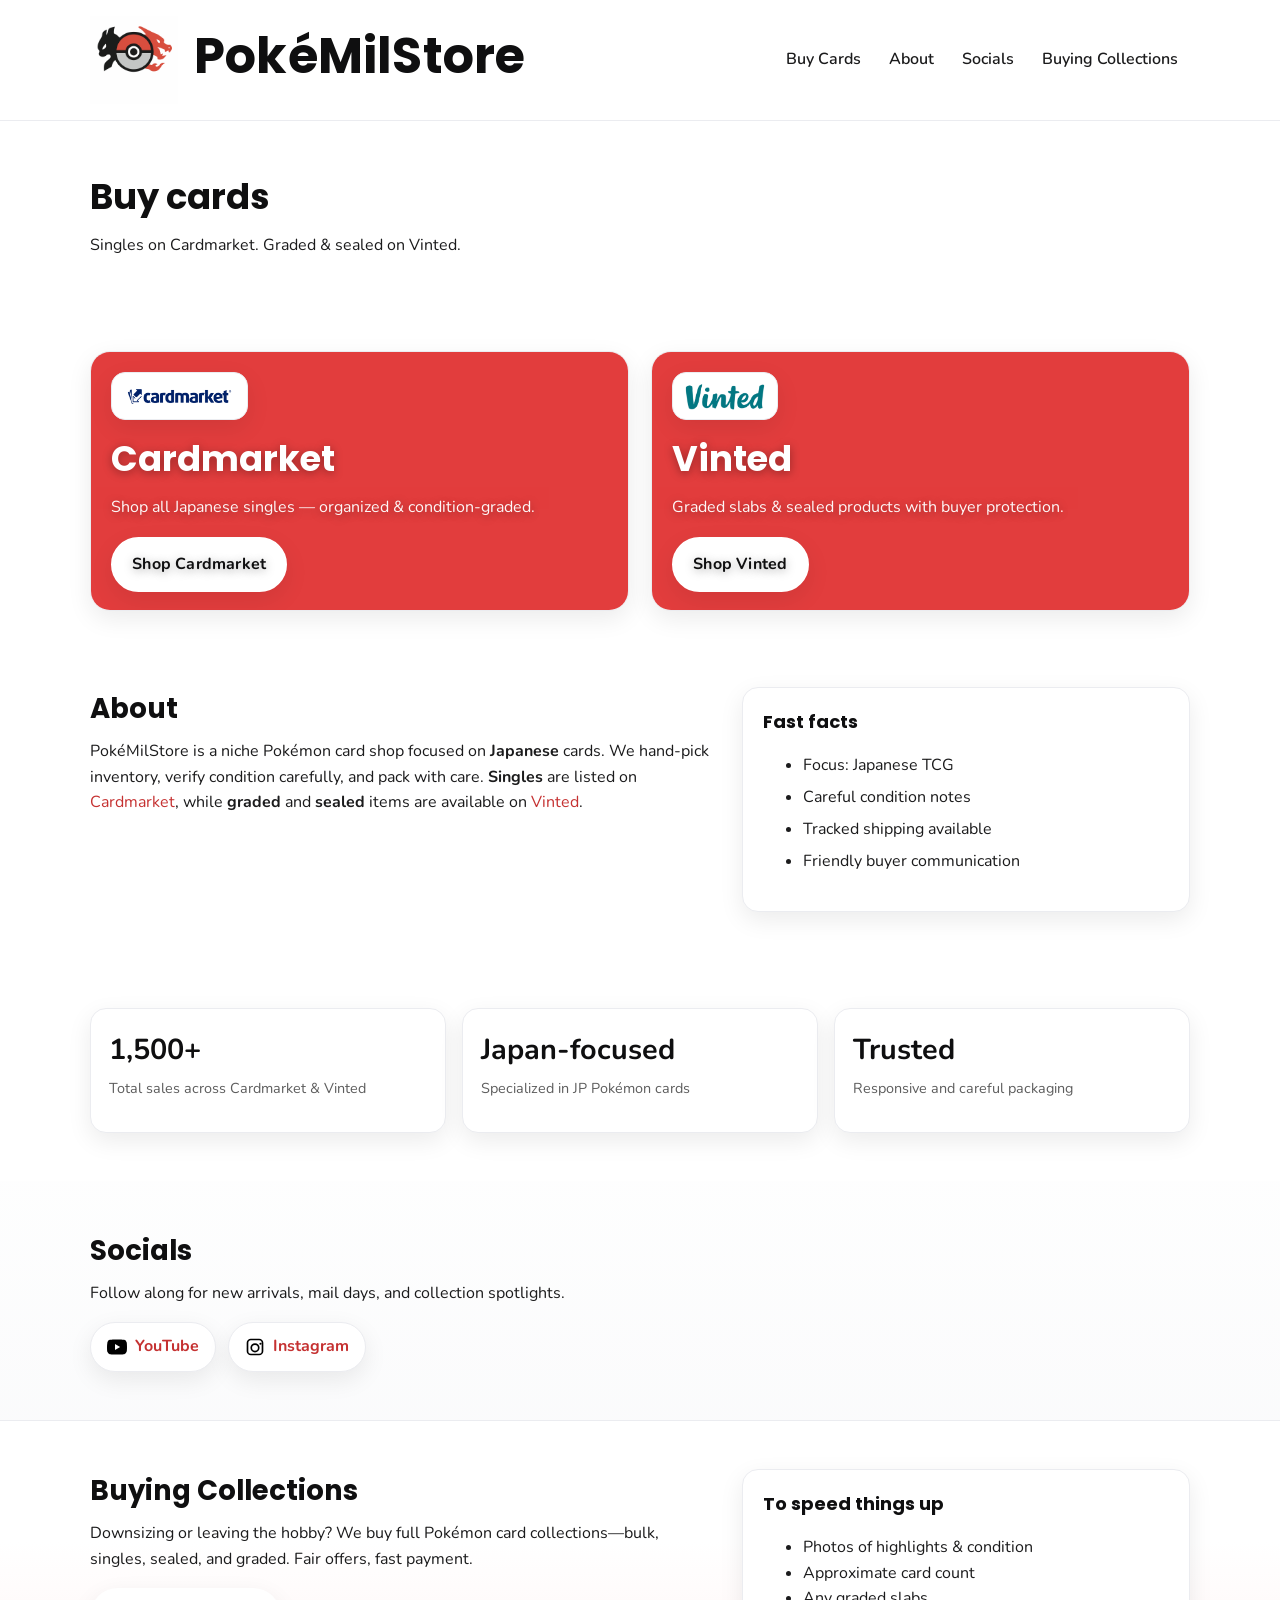
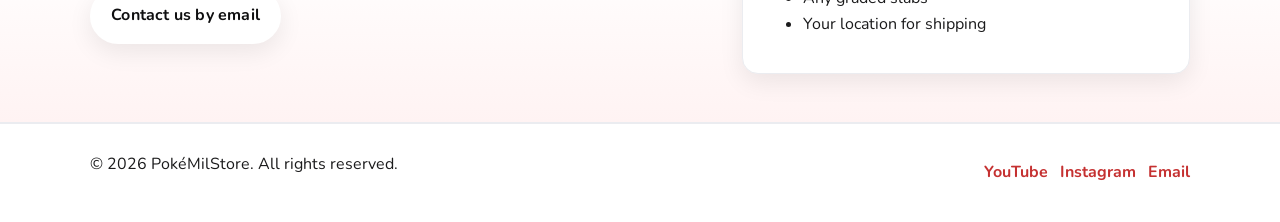
<file: index.html>
<!DOCTYPE html>
<html lang="en">
<head>
  <meta charset="utf-8">
  <meta name="viewport" content="width=device-width, initial-scale=1">
  <title>PokéMilStore — Japanese Pokémon Cards</title>
  <meta name="description" content="PokéMilStore sells Japanese Pokémon cards: singles on Cardmarket, graded & sealed on Vinted. We also buy full collections.">
  <link rel="preconnect" href="https://fonts.googleapis.com">
  <link rel="preconnect" href="https://fonts.gstatic.com" crossorigin>
  <link href="https://fonts.googleapis.com/css2?family=Poppins:wght@400;600;700&family=Nunito:wght@400;700&display=swap" rel="stylesheet">
  <link rel="stylesheet" href="style.css">
  <link rel="icon" href="logo.png" type="image/png">
</head>
<body>
  <a class="skip-link" href="#main">Skip to content</a>
  <header class="site-header">
    <div class="container header-inner">
      <div class="brand">
        <img class="brand__logo" src="logo.png" alt="PokéMilStore logo" width="176" height="176" />
        <div>
          <h1 class="brand__title">PokéMilStore</h1>
        </div>
      </div>
      <nav class="site-nav" aria-label="Primary">
        <a href="#buy-cards">Buy Cards</a>
        <a href="#about">About</a>
        <a href="#socials">Socials</a>
        <a href="#buying-collections">Buying Collections</a>
      </nav>
    </div>
  </header>

  <main id="main">
    <!-- New small heading / intro -->
    <section class="section section--tight" id="buy-cards">
      <div class="container section-intro">
        <h2 class="page-heading">Buy cards</h2>
        <p class="lead-text">Singles on Cardmarket. Graded &amp; sealed on Vinted.</p>
      </div>
    </section>

    <!-- Split Cards (card-like blocks) -->
    <section class="section split-cards" aria-label="Storefronts">
      <div class="container split-grid">
        <!-- Cardmarket block -->
        <a class="split-card" href="https://www.cardmarket.com/en/Pokemon/Users/PokeMilStore" target="_blank" rel="noopener">
          <div class="split-card__overlay" aria-hidden="true"></div>
          <div class="split-card__content">
            <div class="split-card__brand">
              <img src="cardmarket-logo.png" alt="Cardmarket logo">
            </div>
            <h2>Cardmarket</h2>
            <p>Shop all Japanese singles — organized &amp; condition-graded.</p>
            <span class="btn btn--light">Shop Cardmarket</span>
          </div>
        </a>

        <!-- Vinted block -->
        <a class="split-card" href="https://www.vinted.be/member/143922193" target="_blank" rel="noopener">
          <div class="split-card__overlay" aria-hidden="true"></div>
          <div class="split-card__content">
            <div class="split-card__brand">
              <img src="vinted-logo.png" alt="Vinted logo">
            </div>
            <h2>Vinted</h2>
            <p>Graded slabs &amp; sealed products with buyer protection.</p>
            <span class="btn btn--light">Shop Vinted</span>
          </div>
        </a>
      </div>
    </section>

    <section id="about" class="section">
      <div class="container grid-2">
        <div>
          <h3>About</h3>
          <p>PokéMilStore is a niche Pokémon card shop focused on <strong>Japanese</strong> cards. We hand-pick inventory, verify condition carefully, and pack with care. <strong>Singles</strong> are listed on <a href="https://www.cardmarket.com/en/Pokemon/Users/PokeMilStore" target="_blank" rel="noopener">Cardmarket</a>, while <strong>graded</strong> and <strong>sealed</strong> items are available on <a href="https://www.vinted.be/member/143922193" target="_blank" rel="noopener">Vinted</a>.</p>
        </div>
        <aside class="card note">
          <h4>Fast facts</h4>
          <ul>
            <li>Focus: Japanese TCG</li>
            <li>Careful condition notes</li>
            <li>Tracked shipping available</li>
            <li>Friendly buyer communication</li>
          </ul>
        </aside>
      </div>
    </section>

    <!-- Stats / Trust -->
    <section id="stats" class="section section--alt">
      <div class="container stats-grid">
        <div class="stat-card">
          <p class="stat-card__number">1,500+</p>
          <p class="stat-card__label">Total sales across Cardmarket &amp; Vinted</p>
        </div>
        <div class="stat-card">
          <p class="stat-card__number">Japan-focused</p>
          <p class="stat-card__label">Specialized in JP Pokémon cards</p>
        </div>
        <div class="stat-card">
          <p class="stat-card__number">Trusted</p>
          <p class="stat-card__label">Responsive and careful packaging</p>
        </div>
      </div>
    </section>

    <section id="socials" class="section">
      <div class="container">
        <h3>Socials</h3>
        <p>Follow along for new arrivals, mail days, and collection spotlights.</p>
        <div class="socials">
          <a class="socials__btn" href="https://www.youtube.com/@Pok%C3%A9MilStore" target="_blank" rel="noopener" aria-label="YouTube">
            <svg viewBox="0 0 24 24" aria-hidden="true"><path d="M23.5 6.2a4 4 0 0 0-2.8-2.8C18.9 3 12 3 12 3s-6.9 0-8.7.4A4 4 0 0 0 .5 6.2 41.1 41.1 0 0 0 0 12c0 5.8.5 5.8.5 5.8a4 4 0 0 0 2.8 2.8C4.9 21 12 21 12 21s6.9 0 8.7-.4a4 4 0 0 0 2.8-2.8S24 17.8 24 12s-.5-5.8-.5-5.8ZM9.6 15.5V8.5L15.8 12l-6.2 3.5Z"/></svg>
            <span>YouTube</span>
          </a>
          <a class="socials__btn" href="https://www.instagram.com/pokemilstoreofficial/" target="_blank" rel="noopener" aria-label="Instagram">
            <svg viewBox="0 0 24 24" aria-hidden="true"><path d="M7 2h10a5 5 0 0 1 5 5v10a5 5 0 0 1-5 5H7a5 5 0 0 1-5-5V7a5 5 0 0 1 5-5Zm0 2a3 3 0 0 0-3 3v10a3 3 0 0 0 3 3h10a3 3 0 0 0 3-3V7a3 3 0 0 0-3-3H7Zm5 3.5A5.5 5.5 0 1 1 6.5 13 5.5 5.5 0 0 1 12 7.5Zm0 2A3.5 3.5 0 1 0 15.5 13 3.5 3.5 0 0 0 12 9.5Zm6.5-2.75a1.25 1.25 0 1 1-1.25 1.25 1.25 1.25 0 0 1 1.25-1.25Z"/></svg>
            <span>Instagram</span>
          </a>
        </div>
      </div>
    </section>

    <section id="buying-collections" class="section section--accent">
      <div class="container grid-2">
        <div>
          <h3>Buying Collections</h3>
          <p>Downsizing or leaving the hobby? We buy full Pokémon card collections—bulk, singles, sealed, and graded. Fair offers, fast payment.</p>
          <p><a class="btn btn--light" href="mailto:hello@pokemil.store?subject=Sell%20my%20Pok%C3%A9mon%20collection&body=Hi%20Pok%C3%A9MilStore%2C%20I%27d%20like%20to%20sell%20my%20collection.%20Here%20are%20the%20details%3A">Contact us by email</a></p>
        </div>
        <aside class="card">
          <h4>To speed things up</h4>
          <ul>
            <li>Photos of highlights &amp; condition</li>
            <li>Approximate card count</li>
            <li>Any graded slabs</li>
            <li>Your location for shipping</li>
          </ul>
        </aside>
      </div>
    </section>
  </main>

  <footer class="site-footer">
    <div class="container footer-inner">
      <p>© <span id="year"></span> PokéMilStore. All rights reserved.</p>
      <div class="footer-socials">
        <a href="https://www.youtube.com/@Pok%C3%A9MilStore" target="_blank" rel="noopener" aria-label="YouTube">YouTube</a>
        <a href="https://www.instagram.com/pokemilstoreofficial/" target="_blank" rel="noopener" aria-label="Instagram">Instagram</a>
        <a href="mailto:info@pokemilstore.be" aria-label="Email">Email</a>
      </div>
    </div>
    <noscript>© 2025 PokéMilStore</noscript>
  </footer>

  <script>
    document.getElementById('year').textContent = new Date().getFullYear();
  </script>
</body>
</html>
</file>
<file: style.css>
/* ==============================
   PokéMilStore — Simple, clean CSS
   ============================== */

:root{
  --red: #e23d3d;
  --red-dark:#c53131;
  --ink:#0f0f10;
  --gray-900:#1b1b1c;
  --gray-700:#3a3a3c;
  --gray-500:#6b6b70;
  --gray-200:#ebecf0;
  --gray-100:#f5f6f8;
  --white:#ffffff;
  --accent:#ff6a3d;
  --radius:16px;
  --shadow:0 8px 24px rgba(0,0,0,.08);
  --font-display:'Poppins', system-ui, -apple-system, Segoe UI, Roboto, Arial, sans-serif;
  --font-body:'Nunito', system-ui, -apple-system, Segoe UI, Roboto, Arial, sans-serif;
}

*{box-sizing:border-box}
html,body{margin:0;padding:0}
body{
  color:var(--gray-900);
  background:linear-gradient(180deg, var(--white) 0%, #fff 60%, var(--gray-100) 100%);
  font:16px/1.6 var(--font-body);
  -webkit-font-smoothing:antialiased;
  text-rendering:optimizeLegibility;
}
img{max-width:100%;height:auto;display:block}
a{color:var(--red-dark);text-decoration:none}
a:hover{color:var(--red)}
h1,h2,h3,h4{font-family:var(--font-display);margin:0 0 .5rem 0;color:var(--ink)}
h1{font-size:clamp(1.9rem, 2.6vw + 1rem, 3.2rem)}
h2{font-size:clamp(1.6rem, 1.8vw + .8rem, 2.2rem)}
h3{font-size:clamp(1.25rem, 1.4vw + .6rem, 1.75rem)}
h4{font-size:1.125rem}
p{margin:0 0 1rem}

.container{width:min(1100px, 92%);margin-inline:auto}
.section{padding:48px 0}
.section--alt{background:var(--white)}
.section--accent{background:linear-gradient(180deg, var(--white) 0%, #fff 40%, #fff3f3 100%);border-top:1px solid var(--gray-200);border-bottom:1px solid var(--gray-200)}

.skip-link{position:absolute;left:-9999px;top:auto;width:1px;height:1px;overflow:hidden}
.skip-link:focus{position:static;width:auto;height:auto;background:var(--ink);color:#fff;padding:.5rem 1rem;display:inline-block}

/* Header */
.site-header{
  position:sticky;top:0;background:#fff;
  border-bottom:1px solid var(--gray-200);
  z-index:10;
}
.header-inner{display:flex;align-items:center;justify-content:space-between;padding:16px 0;gap:16px}
.brand{display:flex;align-items:center;gap:16px}
.brand__logo{width:88px;height:88px;object-fit:contain}
.brand__title{letter-spacing:.2px}
.brand__subtitle{
  margin:0;
  margin-top:2px;
  font-size:.78rem;
  color:var(--gray-500);
}
.site-nav a{padding:.5rem .75rem;border-radius:10px;color:var(--gray-900);font-weight:600}
.site-nav a:hover{background:var(--gray-100)}

/* Split cards */
.split-cards{padding-top:28px;padding-bottom:28px}
.split-grid{display:grid;grid-template-columns:1fr 1fr;gap:22px}
.split-card{
  position:relative;display:block;min-height:260px;border-radius:20px;overflow:hidden;
  border:1px solid var(--gray-200);box-shadow:var(--shadow);background:#fff;
}
.split-card__overlay {
  position: absolute;
  inset: 0;
  background: rgb(226, 61, 61);
  z-index: 0;
}
.split-card__content{
  position:relative;
  z-index:1;
  padding:20px 20px 18px;
  color:#fff;
  text-shadow:0 2px 10px rgba(0,0,0,.35);
  min-height:100%;
}
.split-card__content h2{color:#fff}
.split-card__content p{opacity:.96;margin:.25rem 0 1rem}

/* bigger logos here */
.split-card__brand{
  margin-bottom:.7rem;
  display:flex;
  align-items:center;
  gap:.5rem;
}
.split-card__brand img{
  height:48px;           /* <— made bigger */
  width:auto;
  background:#fff;
  border-radius:14px;
  padding:6px 10px;
  border:1px solid var(--gray-200);
  box-shadow:var(--shadow);
}

.btn{
  display:inline-block;border:2px solid transparent;border-radius:999px;
  padding:.8rem 1.2rem;font-weight:700;letter-spacing:.2px;
  transition:.2s ease;box-shadow:var(--shadow)
}
.btn--light{background:#fff;border-color:#fff;color:var(--ink)}
.btn--light:hover{filter:brightness(.98)}
.btn--primary{background:var(--red);color:#fff}
.btn--primary:hover{background:var(--red-dark);transform:translateY(-1px)}
.btn--outline{background:#fff;border-color:var(--gray-200);color:var(--ink)}
.btn--outline:hover{border-color:var(--gray-500);transform:translateY(-1px)}

/* About & cards */
.grid-2{display:grid;grid-template-columns:1.4fr 1fr;gap:24px}
.card{background:#fff;border:1px solid var(--gray-200);border-radius:16px;padding:20px;box-shadow:var(--shadow)}
.note li{margin:.4rem 0}

/* Stats */
.stats-grid{
  display:grid;
  grid-template-columns:repeat(auto-fit, minmax(210px, 1fr));
  gap:16px;
}
.stat-card{
  background:#fff;
  border:1px solid var(--gray-200);
  border-radius:16px;
  padding:18px 18px 16px;
  box-shadow:var(--shadow);
  text-align:left;
}
.stat-card__number{
  font-size:1.8rem;
  font-weight:700;
  color:var(--ink);
  margin-bottom:.25rem;
}
.stat-card__label{
  color:var(--gray-600, #5d5d5d);
  font-size:.9rem;
}

/* Socials */
.socials{display:flex;gap:12px;flex-wrap:wrap}
.socials__btn{display:inline-flex;align-items:center;gap:.5rem;padding:.7rem 1rem;border-radius:999px;border:1px solid var(--gray-200);background:#fff;font-weight:700;box-shadow:var(--shadow)}
.socials__btn svg{width:20px;height:20px}

/* Footer */
.site-footer{border-top:1px solid var(--gray-200);padding:28px 0;background:#fff}
.footer-inner{display:flex;align-items:center;justify-content:space-between;gap:10px}
.footer-socials{display:flex;gap:12px;flex-wrap:wrap}
.footer-socials a{font-weight:700}

/* Responsive */
@media (max-width: 1000px){
  .brand__logo{width:78px;height:78px}
  .split-card{min-height:240px}
  .split-card__brand img{height:44px}
}
@media (max-width: 820px){
  .split-grid{grid-template-columns:1fr}
  .split-card{min-height:230px}
}
@media (max-width: 680px){
  .site-nav{display:none}
  .grid-2{grid-template-columns:1fr}
  .footer-inner{flex-direction:column;align-items:flex-start}
}
</file>
